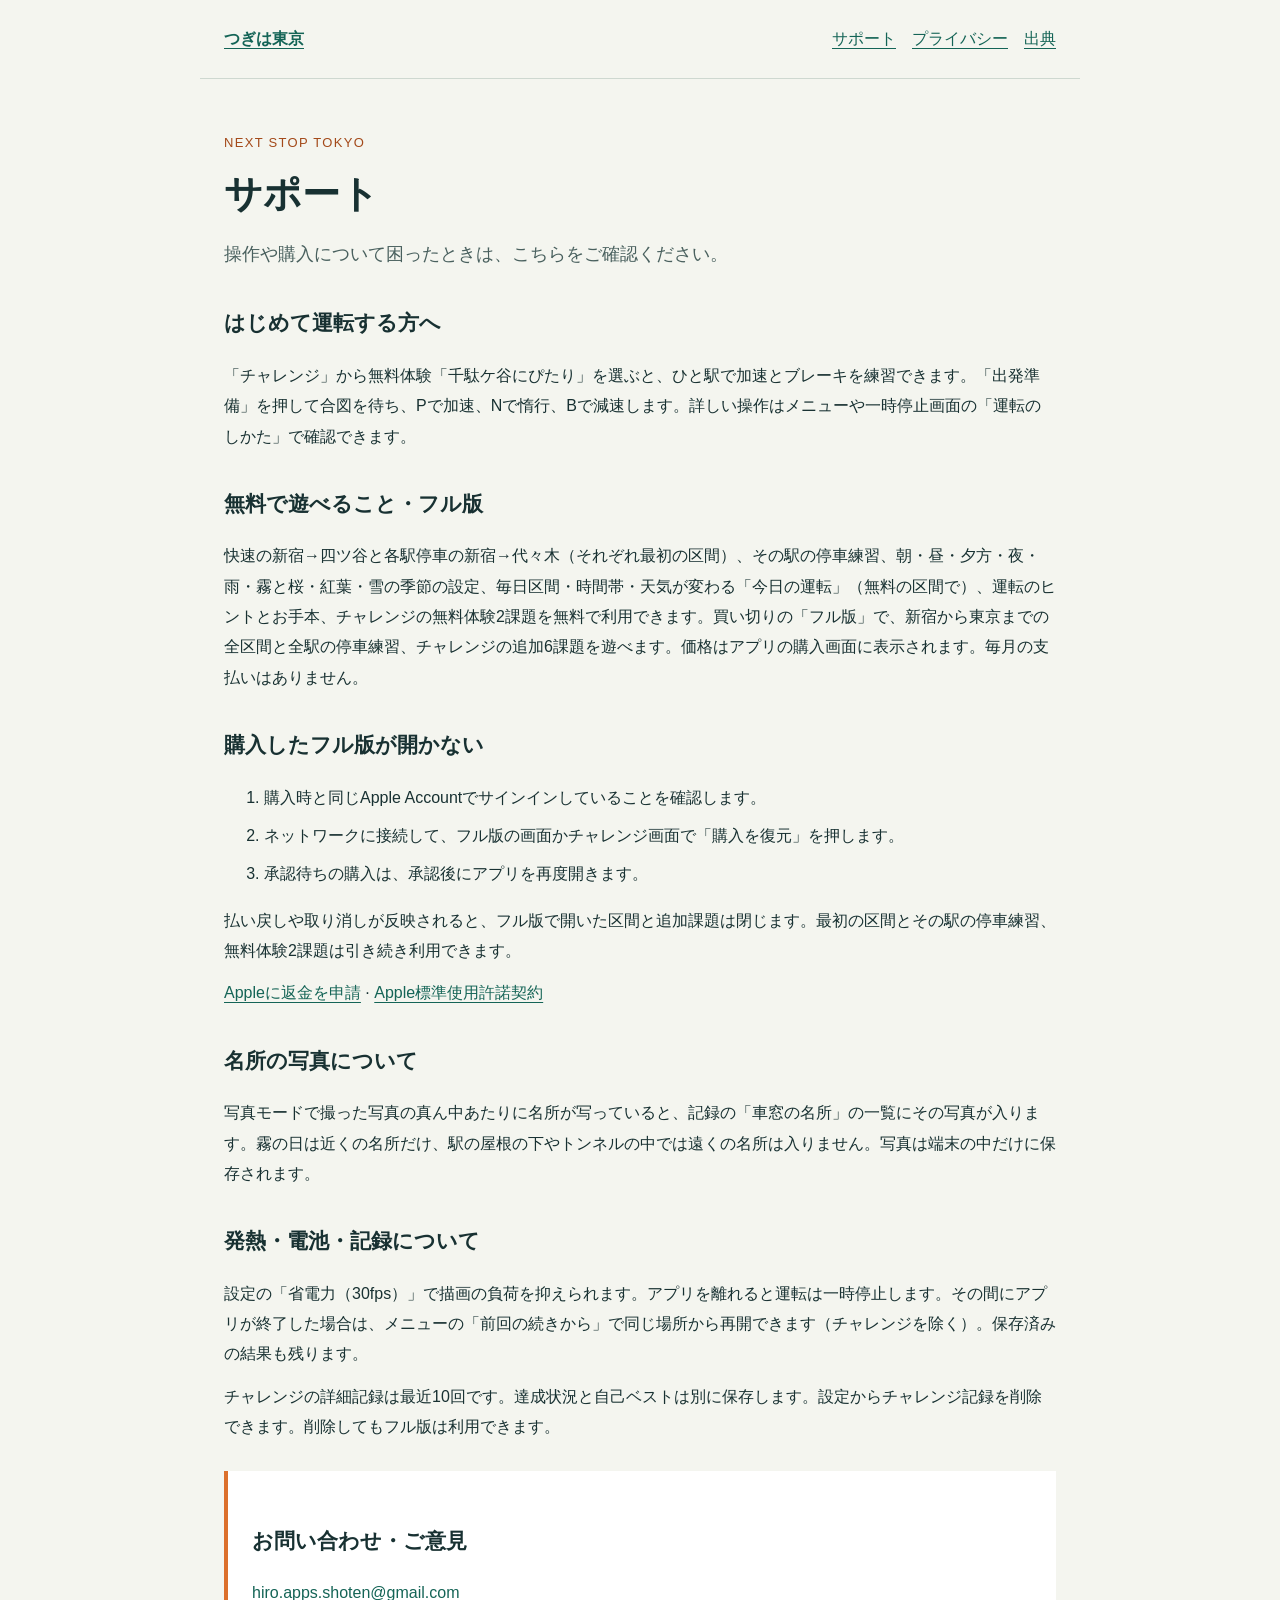
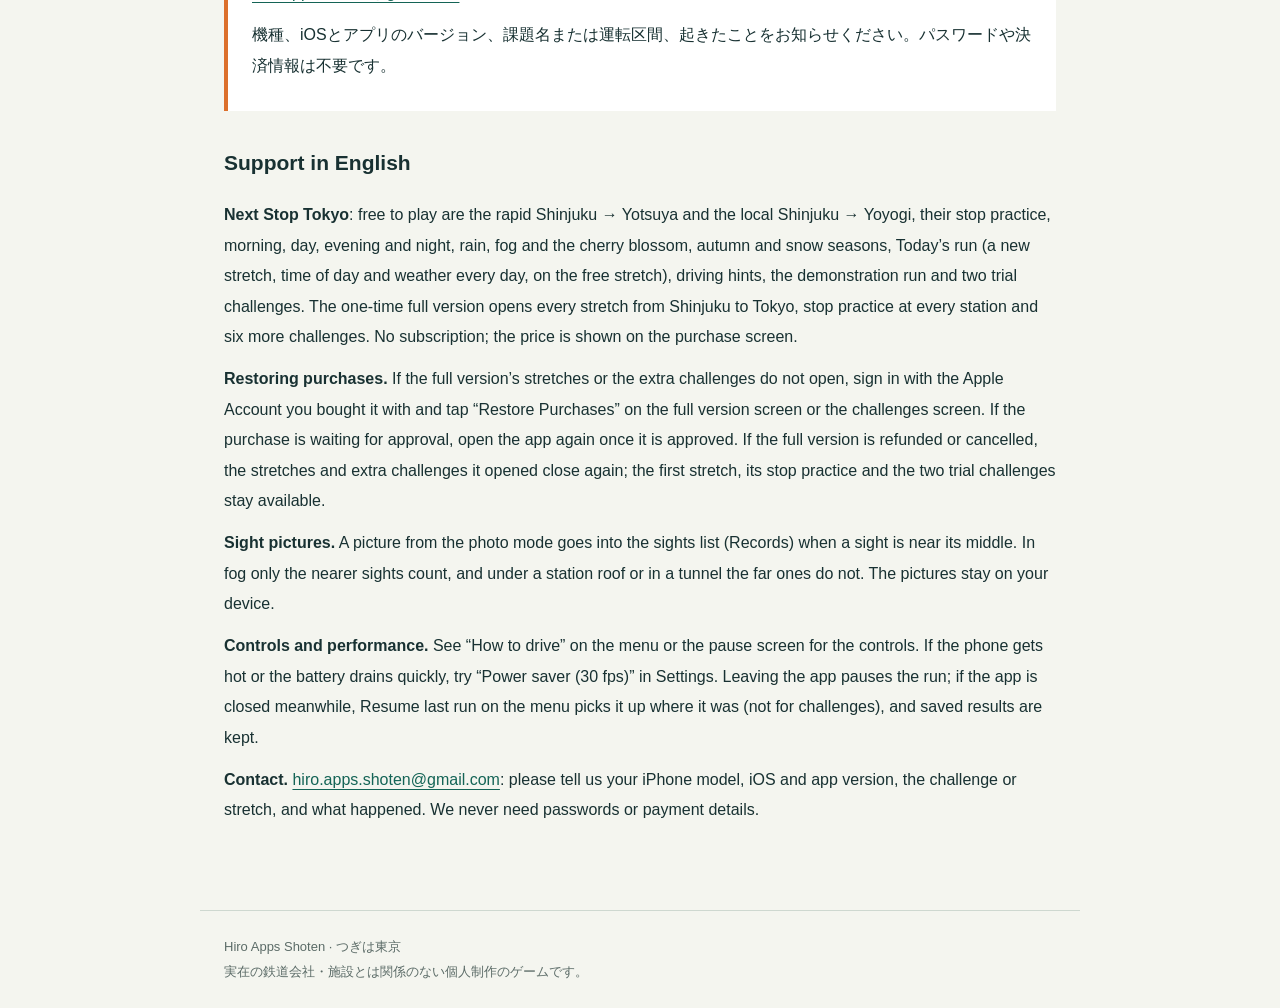
<file: index.html>
<!doctype html><html lang="ja"><head><meta charset="utf-8"><meta name="viewport" content="width=device-width,initial-scale=1"><meta name="description" content="「つぎは東京」のサポート、購入の復元、プライバシーとデータの出典。"><title>サポート｜つぎは東京</title><link rel="stylesheet" href="style.css"></head><body><header><a href="index.html"><strong>つぎは東京</strong></a><nav aria-label="ページ"><a href="index.html">サポート</a><a href="privacy.html">プライバシー</a><a href="credits.html">出典</a></nav></header><main><p class="eyebrow">NEXT STOP TOKYO</p><h1>サポート</h1><p class="lead">操作や購入について困ったときは、こちらをご確認ください。</p>
<section><h2>はじめて運転する方へ</h2><p>「チャレンジ」から無料体験「千駄ケ谷にぴたり」を選ぶと、ひと駅で加速とブレーキを練習できます。「出発準備」を押して合図を待ち、Pで加速、Nで惰行、Bで減速します。詳しい操作はメニューや一時停止画面の「運転のしかた」で確認できます。</p></section>
<section><h2>無料で遊べること・フル版</h2><p>快速の新宿→四ツ谷と各駅停車の新宿→代々木（それぞれ最初の区間）、その駅の停車練習、朝・昼・夕方・夜・雨・霧と桜・紅葉・雪の季節の設定、毎日区間・時間帯・天気が変わる「今日の運転」（無料の区間で）、運転のヒントとお手本、チャレンジの無料体験2課題を無料で利用できます。買い切りの「フル版」で、新宿から東京までの全区間と全駅の停車練習、チャレンジの追加6課題を遊べます。価格はアプリの購入画面に表示されます。毎月の支払いはありません。</p></section>
<section><h2>購入したフル版が開かない</h2><ol><li>購入時と同じApple Accountでサインインしていることを確認します。</li><li>ネットワークに接続して、フル版の画面かチャレンジ画面で「購入を復元」を押します。</li><li>承認待ちの購入は、承認後にアプリを再度開きます。</li></ol><p>払い戻しや取り消しが反映されると、フル版で開いた区間と追加課題は閉じます。最初の区間とその駅の停車練習、無料体験2課題は引き続き利用できます。</p><p><a href="https://reportaproblem.apple.com/">Appleに返金を申請</a> · <a href="https://www.apple.com/legal/internet-services/itunes/dev/stdeula/">Apple標準使用許諾契約</a></p></section>
<section><h2>名所の写真について</h2><p>写真モードで撮った写真の真ん中あたりに名所が写っていると、記録の「車窓の名所」の一覧にその写真が入ります。霧の日は近くの名所だけ、駅の屋根の下やトンネルの中では遠くの名所は入りません。写真は端末の中だけに保存されます。</p></section><section><h2>発熱・電池・記録について</h2><p>設定の「省電力（30fps）」で描画の負荷を抑えられます。アプリを離れると運転は一時停止します。その間にアプリが終了した場合は、メニューの「前回の続きから」で同じ場所から再開できます（チャレンジを除く）。保存済みの結果も残ります。</p><p>チャレンジの詳細記録は最近10回です。達成状況と自己ベストは別に保存します。設定からチャレンジ記録を削除できます。削除してもフル版は利用できます。</p></section>
<section class="box"><h2>お問い合わせ・ご意見</h2><p><a href="mailto:hiro.apps.shoten@gmail.com?subject=「つぎは東京」のお問い合わせ">hiro.apps.shoten@gmail.com</a></p><p>機種、iOSとアプリのバージョン、課題名または運転区間、起きたことをお知らせください。パスワードや決済情報は不要です。</p></section>
<section lang="en"><h2>Support in English</h2><p><strong>Next Stop Tokyo</strong>: free to play are the rapid Shinjuku → Yotsuya and the local Shinjuku → Yoyogi, their stop practice, morning, day, evening and night, rain, fog and the cherry blossom, autumn and snow seasons, Today’s run (a new stretch, time of day and weather every day, on the free stretch), driving hints, the demonstration run and two trial challenges. The one-time full version opens every stretch from Shinjuku to Tokyo, stop practice at every station and six more challenges. No subscription; the price is shown on the purchase screen.</p><p><strong>Restoring purchases.</strong> If the full version’s stretches or the extra challenges do not open, sign in with the Apple Account you bought it with and tap “Restore Purchases” on the full version screen or the challenges screen. If the purchase is waiting for approval, open the app again once it is approved. If the full version is refunded or cancelled, the stretches and extra challenges it opened close again; the first stretch, its stop practice and the two trial challenges stay available.</p><p><strong>Sight pictures.</strong> A picture from the photo mode goes into the sights list (Records) when a sight is near its middle. In fog only the nearer sights count, and under a station roof or in a tunnel the far ones do not. The pictures stay on your device.</p><p><strong>Controls and performance.</strong> See “How to drive” on the menu or the pause screen for the controls. If the phone gets hot or the battery drains quickly, try “Power saver (30 fps)” in Settings. Leaving the app pauses the run; if the app is closed meanwhile, Resume last run on the menu picks it up where it was (not for challenges), and saved results are kept.</p><p><strong>Contact.</strong> <a href="mailto:hiro.apps.shoten@gmail.com?subject=Next%20Stop%20Tokyo">hiro.apps.shoten@gmail.com</a>: please tell us your iPhone model, iOS and app version, the challenge or stretch, and what happened. We never need passwords or payment details.</p></section></main><footer>Hiro Apps Shoten · つぎは東京<br>実在の鉄道会社・施設とは関係のない個人制作のゲームです。</footer></body></html>
</file>
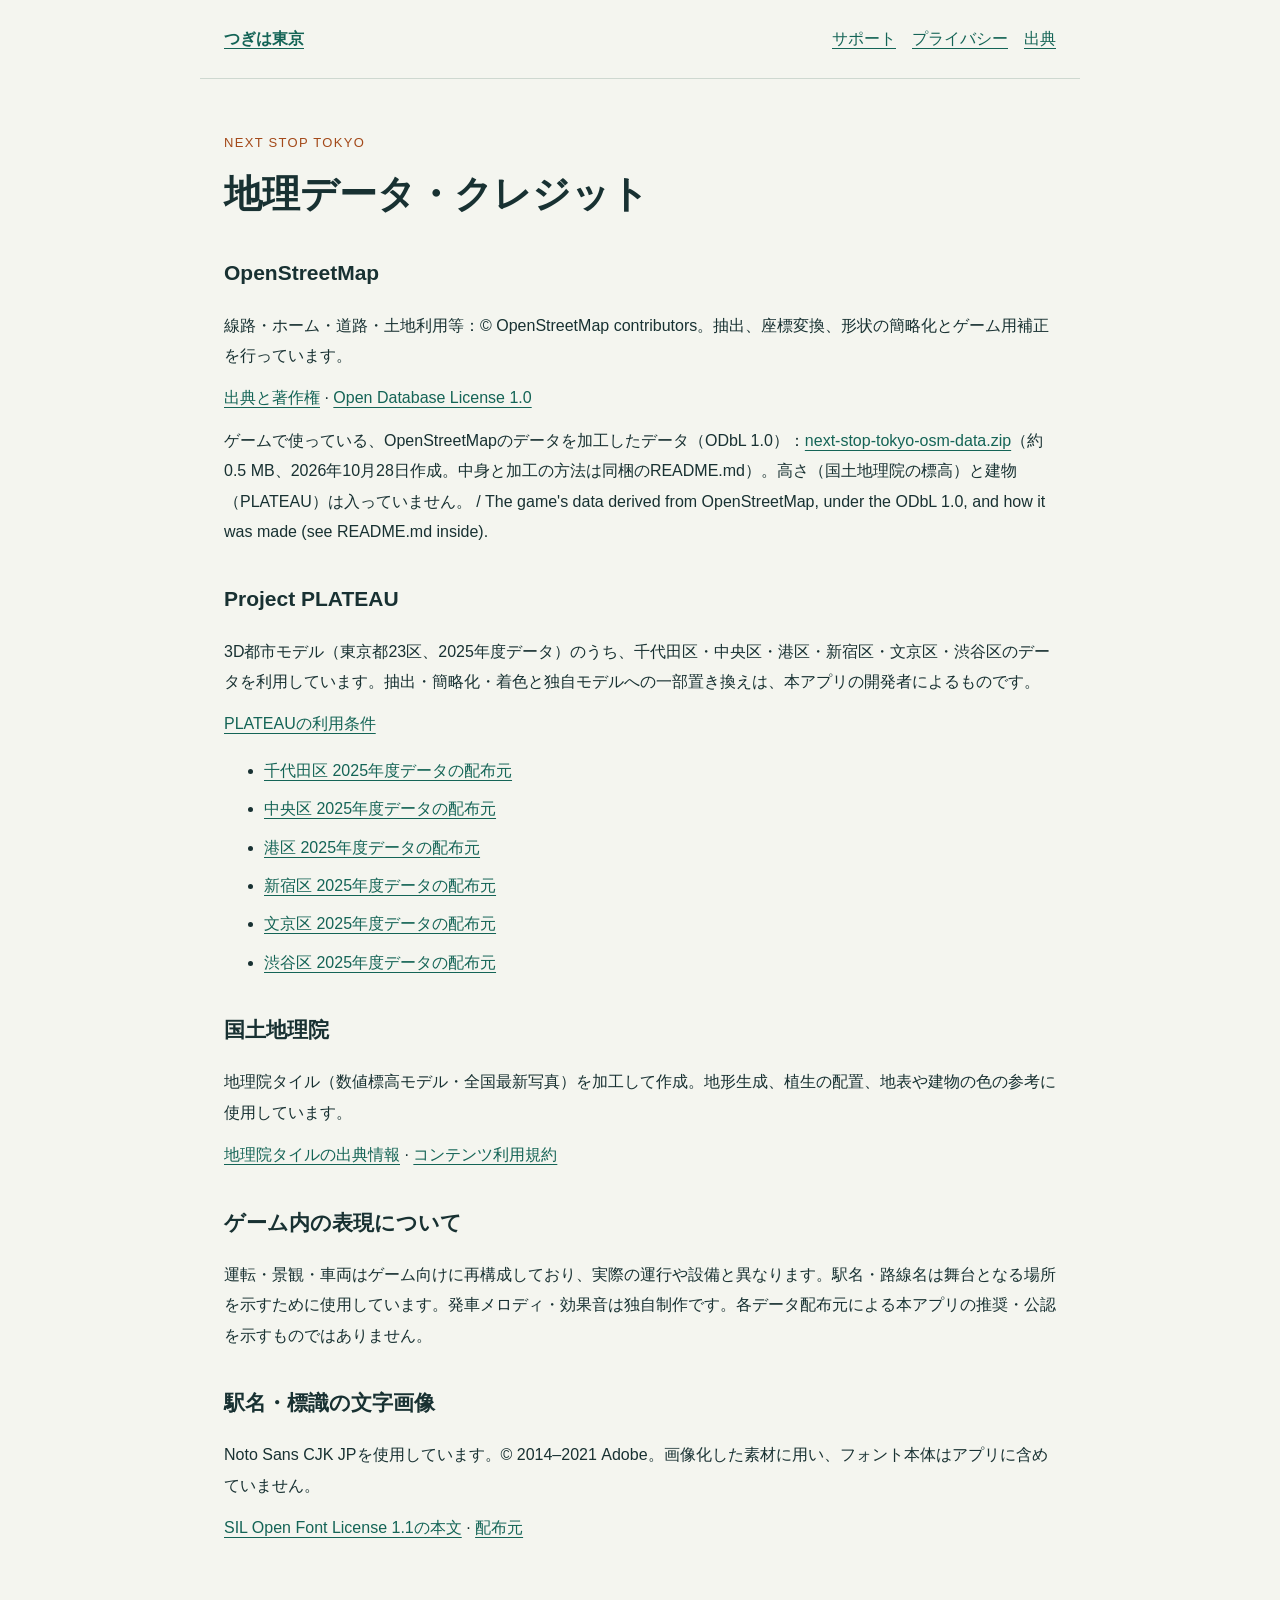
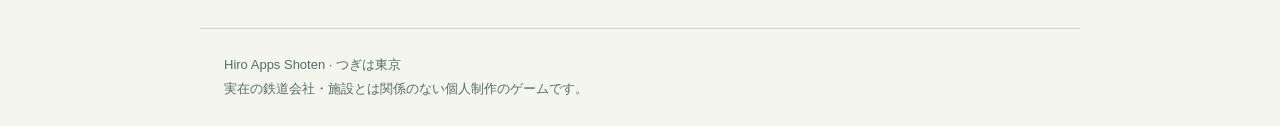
<file: credits.html>
<!doctype html><html lang="ja"><head><meta charset="utf-8"><meta name="viewport" content="width=device-width,initial-scale=1"><meta name="description" content="「つぎは東京」のサポート、購入の復元、プライバシーとデータの出典。"><title>地理データ・クレジット｜つぎは東京</title><link rel="stylesheet" href="style.css"></head><body><header><a href="index.html"><strong>つぎは東京</strong></a><nav aria-label="ページ"><a href="index.html">サポート</a><a href="privacy.html">プライバシー</a><a href="credits.html">出典</a></nav></header><main><p class="eyebrow">NEXT STOP TOKYO</p><h1>地理データ・クレジット</h1><section><h2>OpenStreetMap</h2><p>線路・ホーム・道路・土地利用等：© OpenStreetMap contributors。抽出、座標変換、形状の簡略化とゲーム用補正を行っています。</p><p><a href="https://www.openstreetmap.org/copyright">出典と著作権</a> · <a href="https://opendatacommons.org/licenses/odbl/1-0/">Open Database License 1.0</a></p><p>ゲームで使っている、OpenStreetMapのデータを加工したデータ（ODbL 1.0）：<a href="data/next-stop-tokyo-osm-data.zip">next-stop-tokyo-osm-data.zip</a>（約0.5 MB、2026年10月28日作成。中身と加工の方法は同梱のREADME.md）。高さ（国土地理院の標高）と建物（PLATEAU）は入っていません。 / The game's data derived from OpenStreetMap, under the ODbL 1.0, and how it was made (see README.md inside).</p></section>
<section><h2>Project PLATEAU</h2><p>3D都市モデル（東京都23区、2025年度データ）のうち、千代田区・中央区・港区・新宿区・文京区・渋谷区のデータを利用しています。抽出・簡略化・着色と独自モデルへの一部置き換えは、本アプリの開発者によるものです。</p><p><a href="https://www.mlit.go.jp/plateau/site-policy/">PLATEAUの利用条件</a></p><ul><li><a href="https://www.geospatial.jp/ckan/dataset/plateau-13101-chiyoda-ku-2025">千代田区 2025年度データの配布元</a></li><li><a href="https://www.geospatial.jp/ckan/dataset/plateau-13102-chuo-ku-2025">中央区 2025年度データの配布元</a></li><li><a href="https://www.geospatial.jp/ckan/dataset/plateau-13103-minato-ku-2025">港区 2025年度データの配布元</a></li><li><a href="https://www.geospatial.jp/ckan/dataset/plateau-13104-shinjuku-ku-2025">新宿区 2025年度データの配布元</a></li><li><a href="https://www.geospatial.jp/ckan/dataset/plateau-13105-bunkyo-ku-2025">文京区 2025年度データの配布元</a></li><li><a href="https://www.geospatial.jp/ckan/dataset/plateau-13113-shibuya-ku-2025">渋谷区 2025年度データの配布元</a></li></ul></section>
<section><h2>国土地理院</h2><p>地理院タイル（数値標高モデル・全国最新写真）を加工して作成。地形生成、植生の配置、地表や建物の色の参考に使用しています。</p><p><a href="https://maps.gsi.go.jp/development/ichiran.html">地理院タイルの出典情報</a> · <a href="https://www.gsi.go.jp/kikakuchousei/kikakuchousei40182.html">コンテンツ利用規約</a></p></section>
<section><h2>ゲーム内の表現について</h2><p>運転・景観・車両はゲーム向けに再構成しており、実際の運行や設備と異なります。駅名・路線名は舞台となる場所を示すために使用しています。発車メロディ・効果音は独自制作です。各データ配布元による本アプリの推奨・公認を示すものではありません。</p></section><section><h2>駅名・標識の文字画像</h2><p>Noto Sans CJK JPを使用しています。© 2014–2021 Adobe。画像化した素材に用い、フォント本体はアプリに含めていません。</p><p><a href="noto-license.txt">SIL Open Font License 1.1の本文</a> · <a href="https://github.com/notofonts/noto-cjk">配布元</a></p></section></main><footer>Hiro Apps Shoten · つぎは東京<br>実在の鉄道会社・施設とは関係のない個人制作のゲームです。</footer></body></html>
</file>
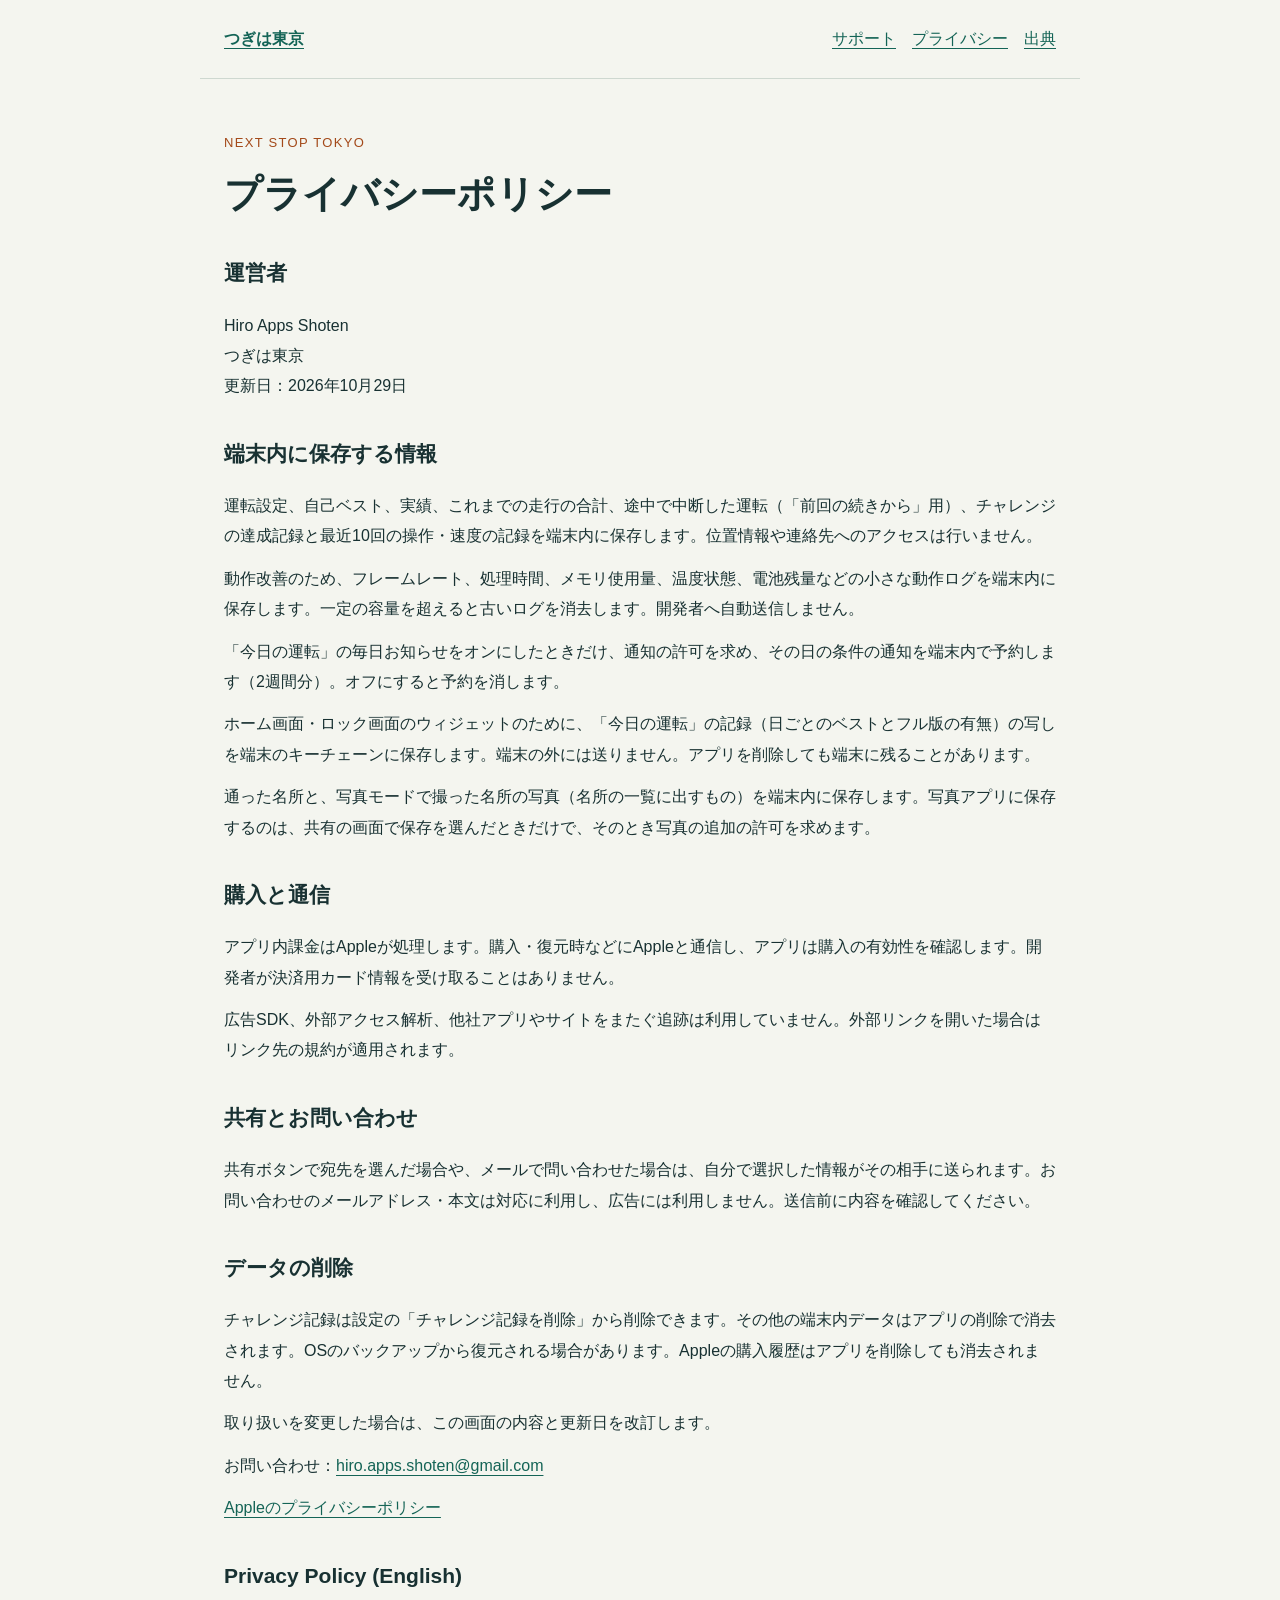
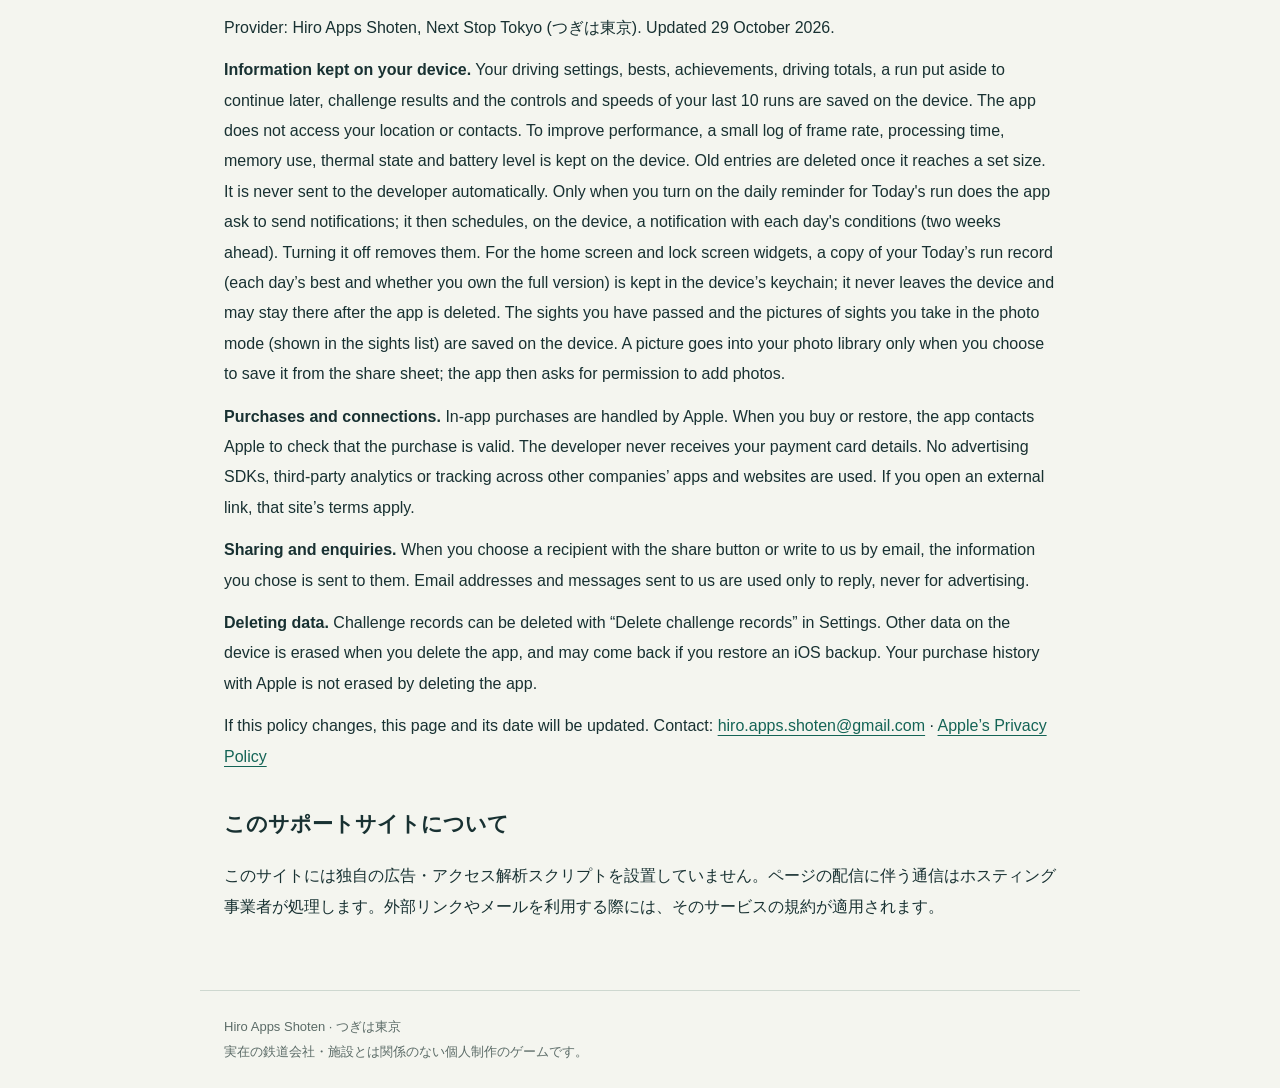
<file: privacy.html>
<!doctype html><html lang="ja"><head><meta charset="utf-8"><meta name="viewport" content="width=device-width,initial-scale=1"><meta name="description" content="「つぎは東京」のサポート、購入の復元、プライバシーとデータの出典。"><title>プライバシーポリシー｜つぎは東京</title><link rel="stylesheet" href="style.css"></head><body><header><a href="index.html"><strong>つぎは東京</strong></a><nav aria-label="ページ"><a href="index.html">サポート</a><a href="privacy.html">プライバシー</a><a href="credits.html">出典</a></nav></header><main><p class="eyebrow">NEXT STOP TOKYO</p><h1>プライバシーポリシー</h1><h2>運営者</h2><p>Hiro Apps Shoten<br>つぎは東京<br>更新日：2026年10月29日</p><h2>端末内に保存する情報</h2><p>運転設定、自己ベスト、実績、これまでの走行の合計、途中で中断した運転（「前回の続きから」用）、チャレンジの達成記録と最近10回の操作・速度の記録を端末内に保存します。位置情報や連絡先へのアクセスは行いません。</p><p>動作改善のため、フレームレート、処理時間、メモリ使用量、温度状態、電池残量などの小さな動作ログを端末内に保存します。一定の容量を超えると古いログを消去します。開発者へ自動送信しません。</p><p>「今日の運転」の毎日お知らせをオンにしたときだけ、通知の許可を求め、その日の条件の通知を端末内で予約します（2週間分）。オフにすると予約を消します。</p><p>ホーム画面・ロック画面のウィジェットのために、「今日の運転」の記録（日ごとのベストとフル版の有無）の写しを端末のキーチェーンに保存します。端末の外には送りません。アプリを削除しても端末に残ることがあります。</p><p>通った名所と、写真モードで撮った名所の写真（名所の一覧に出すもの）を端末内に保存します。写真アプリに保存するのは、共有の画面で保存を選んだときだけで、そのとき写真の追加の許可を求めます。</p><h2>購入と通信</h2><p>アプリ内課金はAppleが処理します。購入・復元時などにAppleと通信し、アプリは購入の有効性を確認します。開発者が決済用カード情報を受け取ることはありません。</p><p>広告SDK、外部アクセス解析、他社アプリやサイトをまたぐ追跡は利用していません。外部リンクを開いた場合はリンク先の規約が適用されます。</p><h2>共有とお問い合わせ</h2><p>共有ボタンで宛先を選んだ場合や、メールで問い合わせた場合は、自分で選択した情報がその相手に送られます。お問い合わせのメールアドレス・本文は対応に利用し、広告には利用しません。送信前に内容を確認してください。</p><h2>データの削除</h2><p>チャレンジ記録は設定の「チャレンジ記録を削除」から削除できます。その他の端末内データはアプリの削除で消去されます。OSのバックアップから復元される場合があります。Appleの購入履歴はアプリを削除しても消去されません。</p><p>取り扱いを変更した場合は、この画面の内容と更新日を改訂します。</p><p>お問い合わせ：<a href="mailto:hiro.apps.shoten@gmail.com">hiro.apps.shoten@gmail.com</a></p><p><a href="https://www.apple.com/legal/privacy/jp/">Appleのプライバシーポリシー</a></p><section lang="en"><h2>Privacy Policy (English)</h2><p>Provider: Hiro Apps Shoten, Next Stop Tokyo (つぎは東京). Updated 29 October 2026.</p><p><strong>Information kept on your device.</strong> Your driving settings, bests, achievements, driving totals, a run put aside to continue later, challenge results and the controls and speeds of your last 10 runs are saved on the device. The app does not access your location or contacts. To improve performance, a small log of frame rate, processing time, memory use, thermal state and battery level is kept on the device. Old entries are deleted once it reaches a set size. It is never sent to the developer automatically. Only when you turn on the daily reminder for Today's run does the app ask to send notifications; it then schedules, on the device, a notification with each day's conditions (two weeks ahead). Turning it off removes them. For the home screen and lock screen widgets, a copy of your Today’s run record (each day’s best and whether you own the full version) is kept in the device’s keychain; it never leaves the device and may stay there after the app is deleted. The sights you have passed and the pictures of sights you take in the photo mode (shown in the sights list) are saved on the device. A picture goes into your photo library only when you choose to save it from the share sheet; the app then asks for permission to add photos.</p><p><strong>Purchases and connections.</strong> In-app purchases are handled by Apple. When you buy or restore, the app contacts Apple to check that the purchase is valid. The developer never receives your payment card details. No advertising SDKs, third-party analytics or tracking across other companies’ apps and websites are used. If you open an external link, that site’s terms apply.</p><p><strong>Sharing and enquiries.</strong> When you choose a recipient with the share button or write to us by email, the information you chose is sent to them. Email addresses and messages sent to us are used only to reply, never for advertising.</p><p><strong>Deleting data.</strong> Challenge records can be deleted with “Delete challenge records” in Settings. Other data on the device is erased when you delete the app, and may come back if you restore an iOS backup. Your purchase history with Apple is not erased by deleting the app.</p><p>If this policy changes, this page and its date will be updated. Contact: <a href="mailto:hiro.apps.shoten@gmail.com">hiro.apps.shoten@gmail.com</a> · <a href="https://www.apple.com/legal/privacy/">Apple’s Privacy Policy</a></p></section><h2>このサポートサイトについて</h2><p>このサイトには独自の広告・アクセス解析スクリプトを設置していません。ページの配信に伴う通信はホスティング事業者が処理します。外部リンクやメールを利用する際には、そのサービスの規約が適用されます。</p></main><footer>Hiro Apps Shoten · つぎは東京<br>実在の鉄道会社・施設とは関係のない個人制作のゲームです。</footer></body></html>
</file>
<file: style.css>
*{box-sizing:border-box}body{margin:0;font-family:-apple-system,BlinkMacSystemFont,"Hiragino Kaku Gothic ProN",sans-serif;color:#183132;background:#f4f5ef;line-height:1.9}header,main,footer{max-width:880px;margin:auto;padding:24px}header{display:flex;justify-content:space-between;gap:18px;border-bottom:1px solid #ced8d0}a{color:#146456;text-underline-offset:4px}nav{display:flex;gap:16px;flex-wrap:wrap}main{padding-top:40px;padding-bottom:56px}h1{font-size:clamp(26px,5vw,38px);line-height:1.4;margin:0 0 16px}h2{font-size:21px;margin-top:32px}section{margin:28px 0}p{margin:12px 0}.eyebrow{font-size:13px;color:#a34919;letter-spacing:.1em}.lead{color:#49605e;font-size:18px}.box{border-left:4px solid #dc702c;background:white;padding:18px 24px}footer{font-size:13px;color:#5b6b67;border-top:1px solid #ced8d0}li{margin:8px 0}@media(max-width:540px){header{display:block}nav{margin-top:12px}main{padding-top:28px}.lead{font-size:16px}}
</file>
